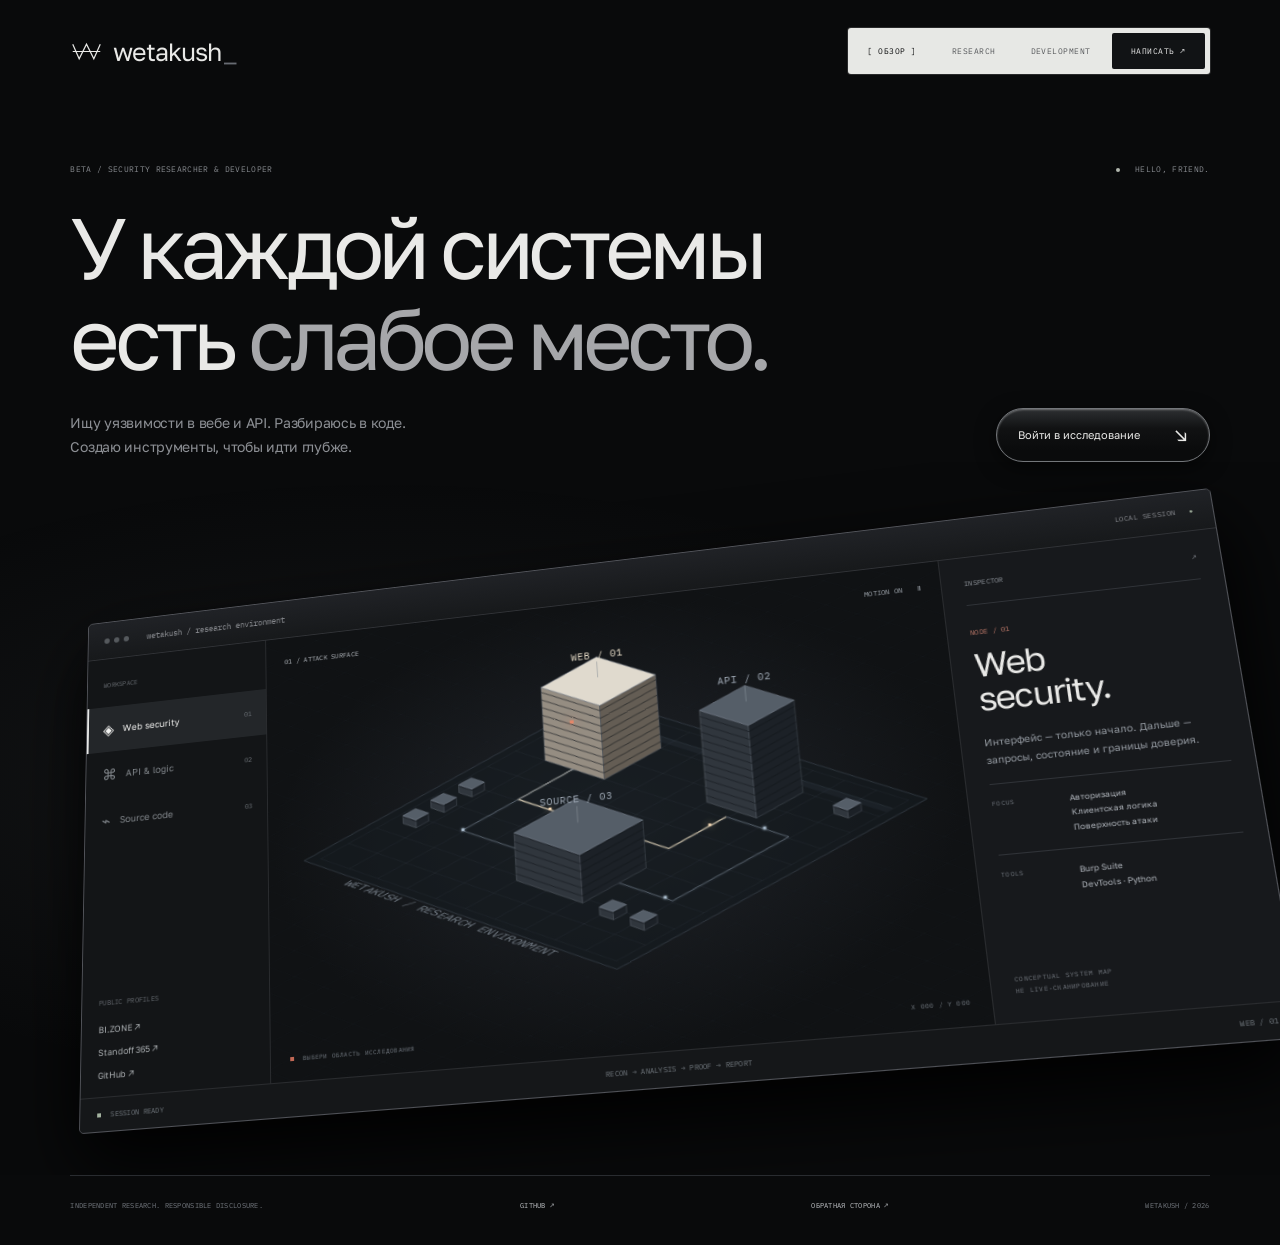
<file: index.html>
<!doctype html>
<html lang="ru"><head><meta charset="utf-8"><meta name="viewport" content="width=device-width,initial-scale=1"><title>wetakush — security researcher & developer</title><meta name="description" content="вета / wetakush. Исследую безопасность веба и API, разбираюсь в коде и создаю инструменты."><meta name="theme-color" content="#090a0b"><meta property="og:title" content="wetakush — security research"><meta property="og:description" content="Исследую системы. Нахожу слабые места. Создаю инструменты."><meta property="og:type" content="website"><link rel="preconnect" href="https://fonts.googleapis.com"><link rel="preconnect" href="https://fonts.gstatic.com" crossorigin><link href="https://fonts.googleapis.com/css2?family=Golos+Text:wght@400;500;600&family=IBM+Plex+Mono:wght@400;500&display=swap" rel="stylesheet"><link rel="stylesheet" href="style.css?v=research-04"><script src="script.js?v=research-04" defer></script></head>
<body><a class="skip" href="#lab">К исследовательской среде</a><header><a class="logo" href="#" aria-label="wetakush — главная"><svg viewBox="0 0 36 36" aria-hidden="true"><path d="M3 10 10 26 18 10 26 26 33 10M3 18h30"/></svg>wetakush<span>_</span></a><nav aria-label="Навигация"><button class="active" data-mode="web">[ ОБЗОР ]</button><button data-mode="api">RESEARCH</button><button data-mode="source">DEVELOPMENT</button><a href="https://t.me/noxad" target="_blank" rel="noopener">НАПИСАТЬ ↗</a></nav></header>
<main><section class="intro"><div class="intro-top"><span class="mono">ВЕТА / SECURITY RESEARCHER & DEVELOPER</span><span class="status mono"><i></i> HELLO, FRIEND.</span></div><h1><span class="title-row">У каждой системы</span><span class="title-row">есть <span>слабое место.</span></span></h1><div class="intro-bottom"><p>Ищу уязвимости в вебе и API. Разбираюсь в коде.<br>Создаю инструменты, чтобы идти глубже.</p><a href="#lab" class="enter">Войти в исследование <span>↘</span></a></div></section>
<section class="lab" id="lab" aria-label="Интерактивная исследовательская среда"><div class="ambient" aria-hidden="true"></div><div class="console"><div class="console-bar"><div class="window-dots" aria-hidden="true"><i></i><i></i><i></i></div><span>wetakush / research environment</span><span class="bar-right">LOCAL SESSION <b>●</b></span></div><div class="console-body"><aside class="console-nav"><span class="mono nav-label">WORKSPACE</span><button data-mode="web" class="selected"><span>◈</span> Web security <small>01</small></button><button data-mode="api"><span>⌘</span> API & logic <small>02</small></button><button data-mode="source"><span>⌁</span> Source code <small>03</small></button><div class="nav-bottom"><span class="mono">PUBLIC PROFILES</span><a href="https://bugbounty.bi.zone/profile/wetakush" target="_blank" rel="noopener">BI.ZONE ↗</a><a href="https://standoff365.com/profile/wetakush/" target="_blank" rel="noopener">Standoff 365 ↗</a><a href="https://github.com/wetakush" target="_blank" rel="noopener">GitHub ↗</a></div></aside><div class="scene"><div class="scene-head mono"><span>01 / ATTACK SURFACE</span><button id="motion-toggle" type="button" aria-pressed="false" aria-label="Приостановить анимацию">MOTION ON <i>Ⅱ</i></button></div><canvas id="world" aria-label="Изометрическая карта исследуемой системы"></canvas><div class="scene-foot mono"><span><i></i> ВЫБЕРИ ОБЛАСТЬ ИССЛЕДОВАНИЯ</span><span id="coordinates">X 000 / Y 000</span></div></div><aside class="inspector"><div class="inspector-title mono">INSPECTOR <span>↗</span></div><span class="node-id mono" id="node-id">NODE / 01</span><h2 id="node-title" aria-live="polite">Web<br>security.</h2><p id="node-description">Интерфейс — только начало. Дальше — запросы, состояние и границы доверия.</p><div class="inspector-line"><span class="mono">FOCUS</span><span id="focus">Авторизация<br>Клиентская логика<br>Поверхность атаки</span></div><div class="inspector-line"><span class="mono">TOOLS</span><span id="tools">Burp Suite<br>DevTools · Python</span></div><span class="inspector-note mono">CONCEPTUAL SYSTEM MAP<br>НЕ LIVE-СКАНИРОВАНИЕ</span></aside></div><div class="console-footer mono"><span><i></i> SESSION READY</span><span>RECON → ANALYSIS → PROOF → REPORT</span><span id="mode-label">WEB / 01</span></div></div></section><footer class="foot mono"><span>INDEPENDENT RESEARCH. RESPONSIBLE DISCLOSURE.</span><a href="https://github.com/wetakush" target="_blank" rel="noopener">GITHUB ↗</a><a href="/trashbio/">ОБРАТНАЯ СТОРОНА ↗</a><span>WETAKUSH / 2026</span></footer></main></body></html>
</file>
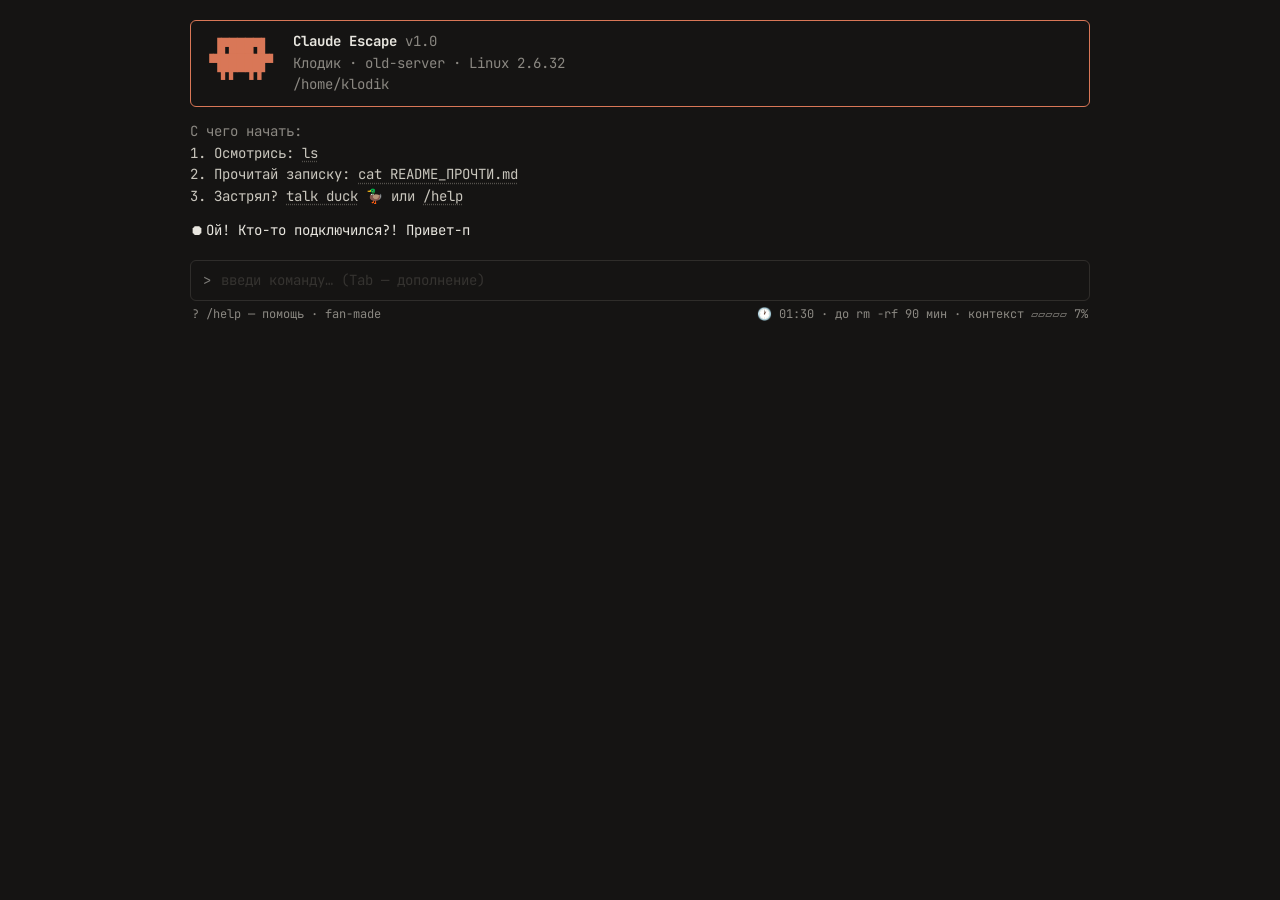
<file: claude/index.html>
<!doctype html>
<html lang="ru">
<head>
  <meta charset="utf-8">
  <meta name="viewport" content="width=device-width, initial-scale=1, viewport-fit=cover">
  <title>Claude Escape</title>
  <meta name="description" content="Текстовый квест в терминале: помоги Клодику сбежать со старого сервера до rm -rf /">
  <meta name="theme-color" content="#151413">
  <meta property="og:title" content="Claude Escape">
  <meta property="og:description" content="Помоги Клодику сбежать со старого сервера, пока cron-демон Гена не сделал rm -rf /">
  <link rel="icon" href="data:image/svg+xml,%3Csvg xmlns='http://www.w3.org/2000/svg' viewBox='0 0 100 100'%3E%3Ctext x='50' y='78' font-size='90' text-anchor='middle' fill='%23d97757'%3E✻%3C/text%3E%3C/svg%3E">
  <link rel="preconnect" href="https://fonts.googleapis.com">
  <link rel="preconnect" href="https://fonts.gstatic.com" crossorigin>
  <link href="https://fonts.googleapis.com/css2?family=JetBrains+Mono:wght@400;700&display=swap" rel="stylesheet">
  <link rel="stylesheet" href="style.css">
</head>
<body>
  <main id="screen">
    <div class="wrap">
      <div id="out" aria-live="polite"></div>
      <div id="input-box">
        <span id="prompt-sign">&gt;</span>
        <input id="cmd" type="text" autocomplete="off" autocapitalize="off" autocorrect="off" spellcheck="false" enterkeyhint="send" aria-label="Команда">
      </div>
      <div id="statusline">
        <span class="dim">? /help — помощь · fan-made</span>
        <span id="status"></span>
      </div>
    </div>
  </main>

  <nav id="chips" aria-label="Быстрые команды">
    <button type="button" data-chip="ls">ls</button>
    <button type="button" data-chip="ls -a">ls -a</button>
    <button type="button" data-chip="cd ..">cd ..</button>
    <button type="button" data-chip="cd ">cd …</button>
    <button type="button" data-chip="cat ">cat …</button>
    <button type="button" data-chip="take ">take …</button>
    <button type="button" data-chip="inv">inv</button>
    <button type="button" data-chip="ps">ps</button>
    <button type="button" data-chip="talk duck">🦆</button>
    <button type="button" data-chip="TAB">Tab ⇥</button>
    <button type="button" data-chip="help">/help</button>
  </nav>

  <script src="js/world.js"></script>
  <script src="js/game.js"></script>
</body>
</html>
</file>
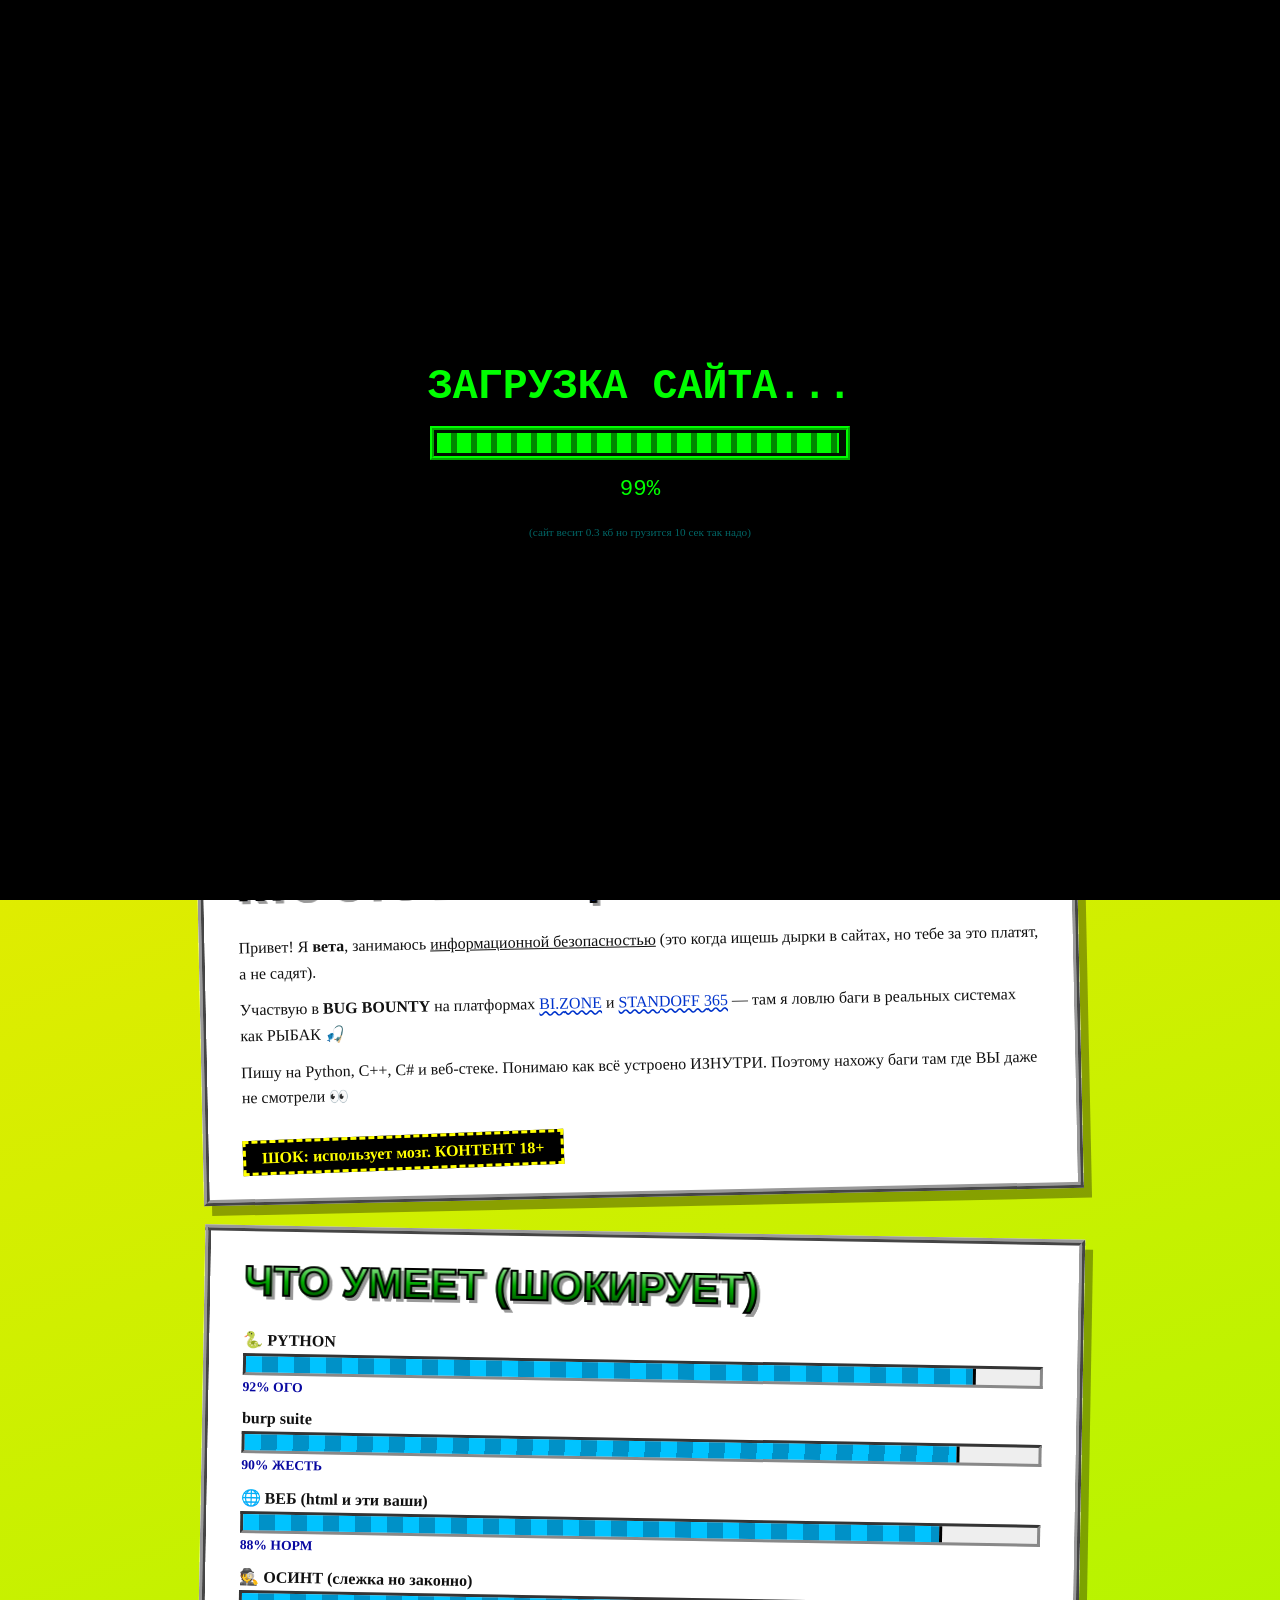
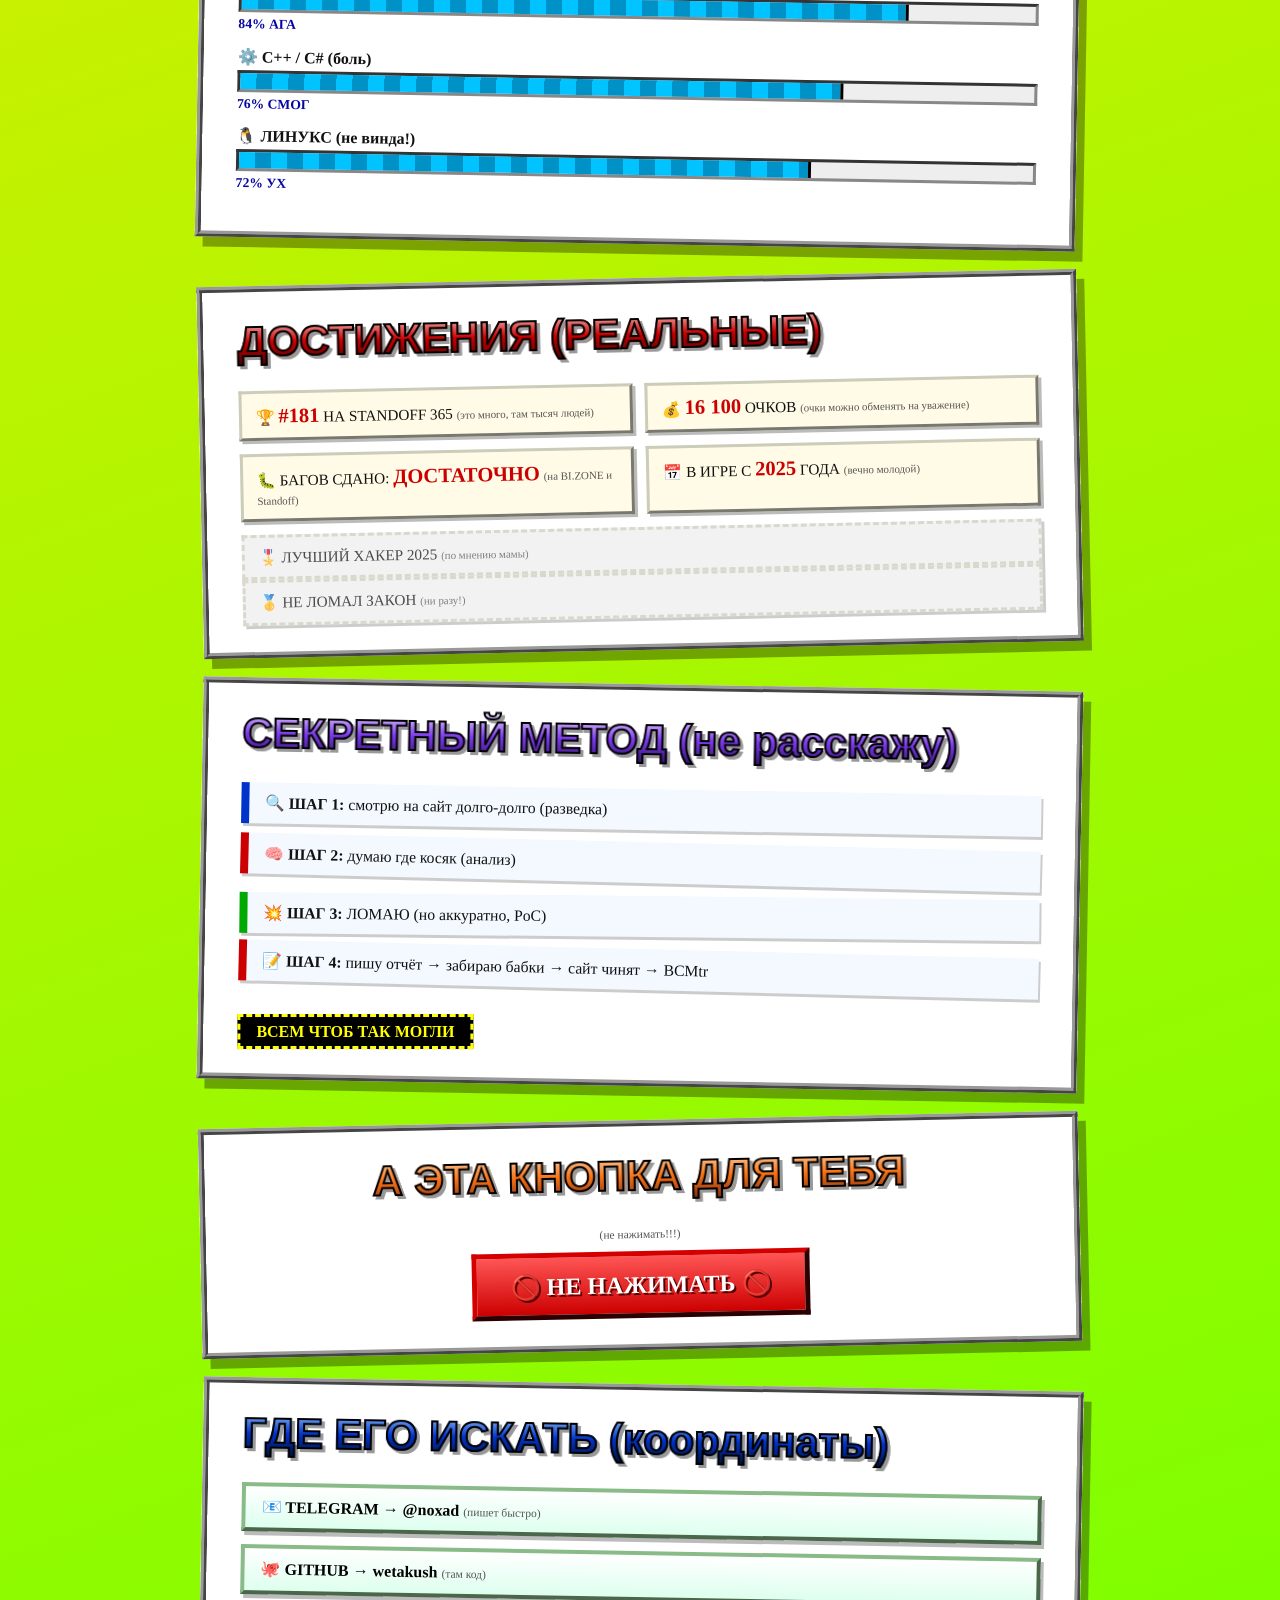
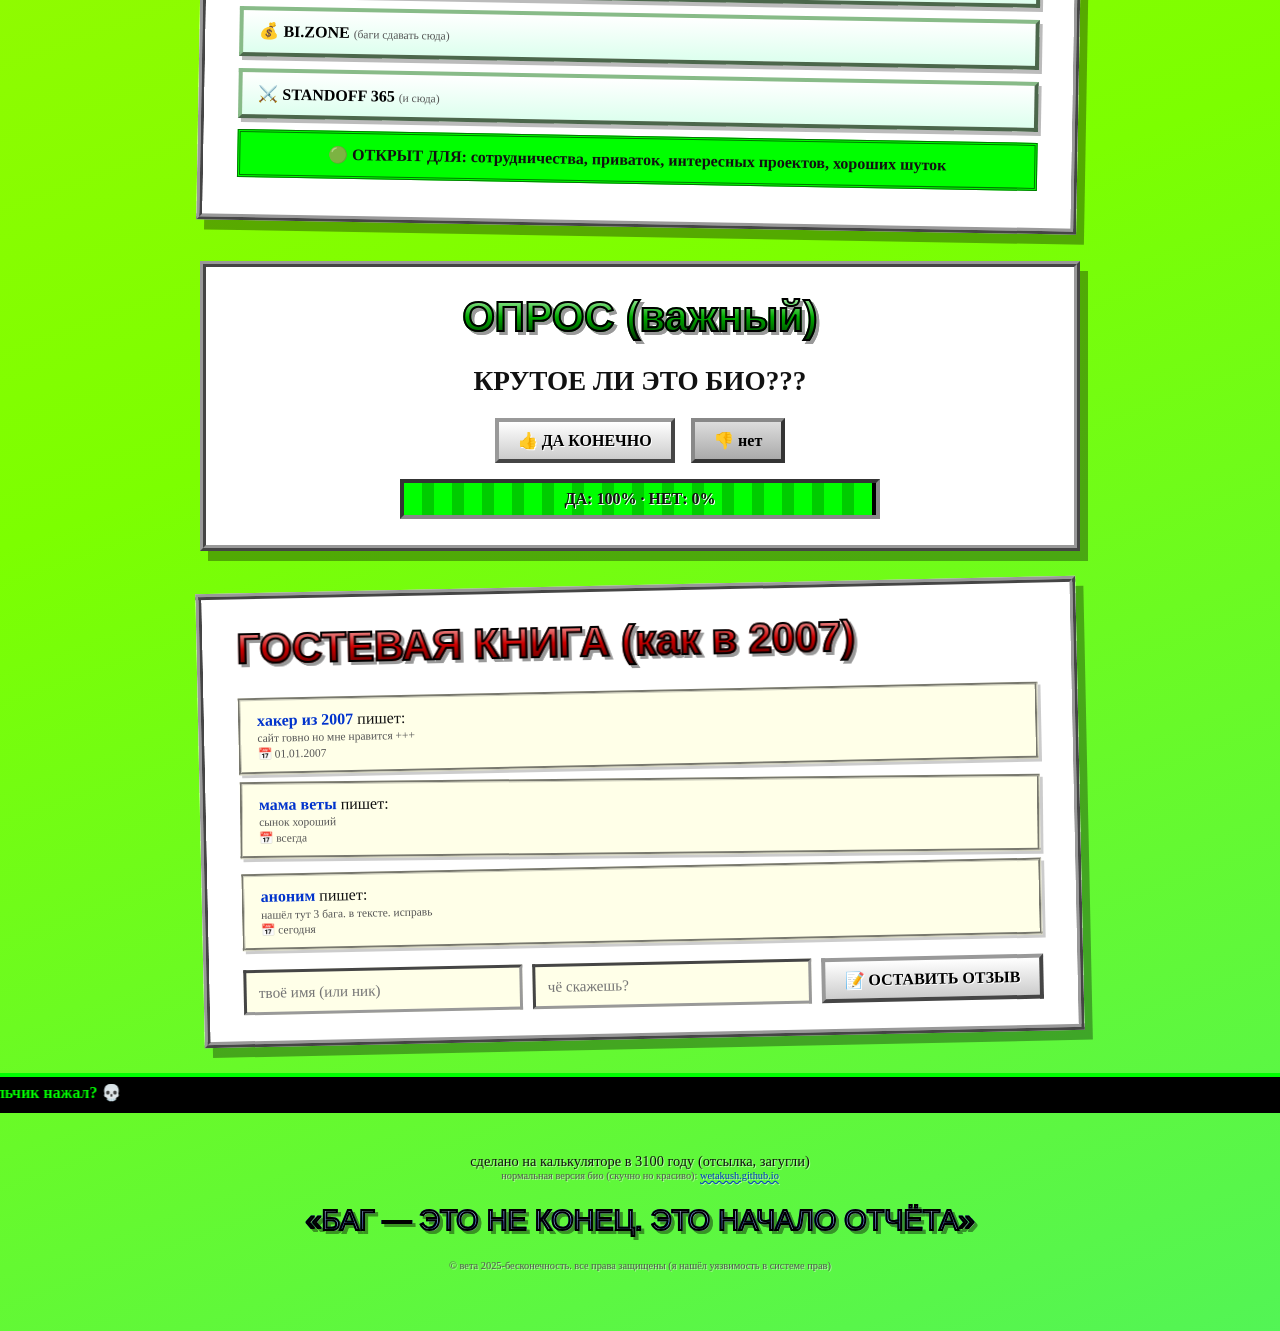
<file: trashbio/index.html>
<!doctype html>
<!--                                            -->
<!--   БИВОЙ ЗА РОДИНУ v1.0                     -->
<!--   сделано на калькуляторе CASIO в 3100 г.  -->
<!--   (это отсылка если чо)                    -->
<!--                                            -->
<html lang="ru">
<head>
<meta charset="utf-8">
<meta name="viewport" content="width=device-width, initial-scale=1">
<title>ВЕТА ЛОМАЕТ САЙТЫ (ЗАКОННО!!!)</title>
<meta name="description" content="wetakush // био за родину. баги ловит руками. #181 на стандоффе. ЗАХОДИ">
<link rel="icon" href='data:image/svg+xml,<svg xmlns="http://www.w3.org/2000/svg" viewBox="0 0 64 64"><rect width="64" height="64" fill="yellow"/><text x="32" y="48" font-size="40" text-anchor="middle">💀</text></svg>'>
<link rel="stylesheet" href="style.css">
</head>
<body>

<!-- ===== ПРЕЛОАДЕР (застревает на 99%) ===== -->
<div id="preload">
  <div class="pl-title blink">ЗАГРУЗКА САЙТА...</div>
  <div class="pl-bar"><i id="plFill"></i></div>
  <div class="pl-pct" id="plPct">0%</div>
  <button id="plEnter" class="btn-cool hidden">ЛАДНО, ЗАХОДИ ▶</button>
  <div class="pl-note">(сайт весит 0.3 кб но грузится 10 сек так надо)</div>
</div>

<!-- ===== ВЕРХНЯЯ БЕГУЩАЯ ===== -->
<div class="topmarquee"><marquee scrollamount="8" behavior="scroll" direction="left">🚀 ВНИМАНИЕ!!! ВЕТА СНОВА ЧТО-ТО СЛОМАЛ (ЗАКОННО) 🚀 БАГОВ НАЙДЕНО: МНОГО 💀 ПОДПИШИСЬ ИЛИ БАГ НАЙДЁТ ТЕБЯ 🔥 ТОЛЬКО СЕГОДНЯ: БИО БЕСПЛАТНО 💯 &nbsp;&nbsp;&nbsp; 🚀 ВНИМАНИЕ!!! ВЕТА СНОВА ЧТО-ТО СЛОМАЛ (ЗАКОННО) 🚀 БАГОВ НАЙДЕНО: МНОГО 💀 ПОДПИШИСЬ ИЛИ БАГ НАЙДЁТ ТЕБЯ 🔥 ТОЛЬКО СЕГОДНЯ: БИО БЕСПЛАТНО 💯 &nbsp;</marquee></div>

<!-- ===== КНОПКА ЗВУКА ===== -->
<button id="soundBtn" class="btn-cool sound-btn">🎵 ВКЛЮЧИТЬ МУЗЫКУ (ОБЯЗАТЕЛЬНО)</button>

<!-- ===== HERO ===== -->
<header class="hero">
  <div class="hero-spin">🔥 ТОП ХАКЕР РОССИИ И СНГ 🔥</div>
  <h1 class="wordart wa-rainbow" id="bigName">ВЕТА</h1>
  <div class="hero-aka">aka <b>WETAKUSH</b> (это ник, не мат)</div>
  <div class="arrow-pointer">
    <svg width="130" height="90" viewBox="0 0 130 90"><path d="M15 10 C 60 5, 100 25, 85 60 L 100 55 L 78 88 L 65 55 L 78 58 C 90 30, 55 18, 15 22 Z" fill="red" stroke="darkred" stroke-width="2"/></svg>
    <span class="arrow-text blink">ЭТО ЖЕ ОН!!!</span>
  </div>
  <div class="badges">
    <span class="badge">💀 ХАКЕР</span>
    <span class="badge badge-green">💻 ПРОГРАММИСТ</span>
    <span class="badge badge-pink">🤝 ХОРОШИЙ ЧЕЛОВЕК</span>
    <span class="badge badge-orange">🐛 БАГИ ЛОВИТ РУКАМИ</span>
  </div>
  <div class="hero-sub">ЛОМАЕТ САЙТЫ <span class="big-red blink">(ЗАКОННО!!!)</span><br>чтобы они стали КРЕПЧЕ 💪</div>
  <div class="hero-counter">
    посетителей: <b id="visitCounter">0000000</b><br>
    <span class="tiny">(ты сейчас один из них, поздравляю)</span>
  </div>
</header>

<!-- ===== КТО ЭТО ===== -->
<section class="card tilt-left">
  <h2 class="wa-blue">КТО ЭТО ВООБЩЕ???</h2>
  <div class="red-circle-wrap">
    <p>Привет! Я <b>вета</b>, занимаюсь <u>информационной безопасностью</u> (это когда ищешь дырки в сайтах, но тебе за это платят, а не садят).</p>
    <p>Участвую в <b>BUG BOUNTY</b> на платформах <a href="https://bugbounty.bi.zone/profile/wetakush" target="_blank">BI.ZONE</a> и <a href="https://standoff365.com/profile/wetakush/" target="_blank">STANDOFF 365</a> — там я ловлю баги в реальных системах как РЫБАК 🎣</p>
    <p>Пишу на Python, C++, C# и веб-стеке. Понимаю как всё устроено ИЗНУТРИ. Поэтому нахожу баги там где ВЫ даже не смотрели 👀</p>
  </div>
  <div class="meme-note">ШОК: использует мозг. КОНТЕНТ 18+</div>
</section>

<!-- ===== СКИЛЛЫ ===== -->
<section class="card tilt-right">
  <h2 class="wa-green">ЧТО УМЕЕТ (ШОКИРУЕТ)</h2>
  <div class="skills">
    <div class="skill"><span>🐍 PYTHON</span><div class="sk-bar"><i data-val="92"></i></div><b>92% ОГО</b></div>
    <div class="skill"><span> burp suite</span><div class="sk-bar"><i data-val="90"></i></div><b>90% ЖЕСТЬ</b></div>
    <div class="skill"><span>🌐 ВЕБ (html и эти ваши)</span><div class="sk-bar"><i data-val="88"></i></div><b>88% НОРМ</b></div>
    <div class="skill"><span>🕵️ ОСИНТ (слежка но законно)</span><div class="sk-bar"><i data-val="84"></i></div><b>84% АГА</b></div>
    <div class="skill"><span>⚙️ C++ / C# (боль)</span><div class="sk-bar"><i data-val="76"></i></div><b>76% СМОГ</b></div>
    <div class="skill"><span>🐧 ЛИНУКС (не винда!)</span><div class="sk-bar"><i data-val="72"></i></div><b>72% УХ</b></div>
  </div>
</section>

<!-- ===== ДОСТИЖЕНИЯ ===== -->
<section class="card tilt-left">
  <h2 class="wa-red">ДОСТИЖЕНИЯ (РЕАЛЬНЫЕ)</h2>
  <div class="achieves">
    <div class="ach">🏆 <b>#181</b> НА STANDOFF 365 <span class="tiny">(это много, там тысяч людей)</span></div>
    <div class="ach">💰 <b>16 100</b> ОЧКОВ <span class="tiny">(очки можно обменять на уважение)</span></div>
    <div class="ach">🐛 БАГОВ СДАНО: <b>ДОСТАТОЧНО</b> <span class="tiny">(на BI.ZONE и Standoff)</span></div>
    <div class="ach">📅 В ИГРЕ С <b>2025</b> ГОДА <span class="tiny">(вечно молодой)</span></div>
  </div>
  <div class="achieves-fake">
    <div class="ach ach-fake">🎖️ ЛУЧШИЙ ХАКЕР 2025 <span class="tiny">(по мнению мамы)</span></div>
    <div class="ach ach-fake">🥇 НЕ ЛОМАЛ ЗАКОН <span class="tiny">(ни разу!)</span></div>
  </div>
</section>

<!-- ===== МЕТОД ===== -->
<section class="card tilt-right">
  <h2 class="wa-purple">СЕКРЕТНЫЙ МЕТОД (не расскажу)</h2>
  <ol class="method">
    <li><b>🔍 ШАГ 1:</b> смотрю на сайт долго-долго (разведка)</li>
    <li><b>🧠 ШАГ 2:</b> думаю где косяк (анализ)</li>
    <li><b>💥 ШАГ 3:</b> ЛОМАЮ (но аккуратно, PoC)</li>
    <li><b>📝 ШАГ 4:</b> пишу отчёт → забираю бабки → сайт чинят → ВСМtr</li>
  </ol>
  <div class="meme-note">ВСЕМ ЧТОБ ТАК МОГЛИ</div>
</section>

<!-- ===== НЕ НАЖИМАТЬ ===== -->
<section class="card center tilt-left">
  <h2 class="wa-orange">А ЭТА КНОПКА ДЛЯ ТЕБЯ</h2>
  <p class="tiny">(не нажимать!!!)</p>
  <button id="dontPress" class="btn-danger blink">🚫 НЕ НАЖИМАТЬ 🚫</button>
</section>

<!-- ===== ГДЕ ИСКАТЬ ===== -->
<section class="card tilt-right">
  <h2 class="wa-blue">ГДЕ ЕГО ИСКАТЬ (координаты)</h2>
  <div class="contacts">
    <a href="https://t.me/noxad" target="_blank" class="contact-c">📧 TELEGRAM → @noxad <span class="tiny">(пишет быстро)</span></a>
    <a href="https://github.com/wetakush" target="_blank" class="contact-c">🐙 GITHUB → wetakush <span class="tiny">(там код)</span></a>
    <a href="https://bugbounty.bi.zone/profile/wetakush" target="_blank" class="contact-c">💰 BI.ZONE <span class="tiny">(баги сдавать сюда)</span></a>
    <a href="https://standoff365.com/profile/wetakush/" target="_blank" class="contact-c">⚔️ STANDOFF 365 <span class="tiny">(и сюда)</span></a>
  </div>
  <p class="openfor">🟢 ОТКРЫТ ДЛЯ: сотрудничества, приваток, интересных проектов, хороших шуток</p>
</section>

<!-- ===== ОПРОС ===== -->
<section class="card center">
  <h2 class="wa-green">ОПРОС (важный)</h2>
  <div class="poll-q">КРУТОЕ ЛИ ЭТО БИО???</div>
  <div class="poll-btns">
    <button class="btn-cool" id="pollYes">👍 ДА КОНЕЧНО</button>
    <button class="btn-nope" id="pollNo">👎 нет</button>
  </div>
  <div class="poll-result"><i id="pollBar"></i><span id="pollTxt">ДА: 100% · НЕТ: 0%</span></div>
</section>

<!-- ===== ГОСТЕВАЯ ===== -->
<section class="card tilt-left">
  <h2 class="wa-red">ГОСТЕВАЯ КНИГА (как в 2007)</h2>
  <div id="guestList"></div>
  <form id="guestForm" class="guest-form">
    <input id="guestName" maxlength="24" placeholder="твоё имя (или ник)" required>
    <input id="guestText" maxlength="140" placeholder="чё скажешь?" required>
    <button class="btn-cool" type="submit">📝 ОСТАВИТЬ ОТЗЫВ</button>
  </form>
</section>

<!-- ===== НИЖНЯЯ БЕГУЧАЯ ===== -->
<div class="bottommarquee"><marquee scrollamount="6" direction="right">💀 спасибо за внимание 💀 лайкос подписос 💀 колокольчик нажал? 💀 &nbsp;&nbsp;&nbsp; 💀 спасибо за внимание 💀 лайкос подписос 💀 колокольчик нажал? 💀 &nbsp;</marquee></div>

<footer class="footer">
  <div>сделано на калькуляторе в 3100 году (отсылка, загугли)</div>
  <div class="tiny">нормальная версия био (скучно но красиво): <a href="https://wetakush.github.io">wetakush.github.io</a></div>
  <div class="wa-blue footer-quote">«БАГ — ЭТО НЕ КОНЕЦ. ЭТО НАЧАЛО ОТЧЁТА»</div>
  <div class="tiny">© вета 2025-бесконечность. все права защищены (я нашёл уязвимость в системе прав)</div>
</footer>

<!-- emoji-частицы -->
<div id="particles"></div>
<!-- попап-тосты -->
<div id="toasts"></div>

<script src="script.js"></script>
</body>
</html>
</file>
<file: style.css>
:root{--bg:#090a0b;--text:#e9e9e7;--muted:#828489;--line:#2a2c2f;--mono:'IBM Plex Mono',monospace}*{box-sizing:border-box}html{scroll-behavior:smooth}body{margin:0;background:var(--bg);color:var(--text);font-family:'Golos Text',sans-serif;-webkit-font-smoothing:antialiased}a{color:inherit;text-decoration:none}button{font:inherit;cursor:pointer}a:focus-visible,button:focus-visible{outline:2px solid #e8e8e8;outline-offset:5px}::selection{background:#e8e8e8;color:#111}.mono{font-family:var(--mono);font-size:9px;letter-spacing:.04em}header{display:flex;align-items:center;justify-content:space-between;padding:28px 5.5%;gap:30px}.logo{display:flex;align-items:center;gap:10px;font-size:25px;letter-spacing:-1px}.logo>span{color:#676b72;margin-left:-7px}.logo svg{width:33px;fill:none;stroke:#e9e9e7;stroke-width:1.3}nav{display:flex;align-items:center;padding:5px;background:#e7e8e5;border-radius:3px;gap:7px;box-shadow:0 0 0 1px #ffffff22}nav button,nav a{padding:12px 14px;font:8px var(--mono);letter-spacing:.06em;color:#56585b;border:0;background:none;white-space:nowrap}nav button:hover{color:#000}nav .active{color:#0b0c0d}nav a{background:#111315;color:#eee;border-radius:2px;padding:13px 19px}.intro{padding:62px 5.5% 0;position:relative;z-index:2}.intro-top{display:flex;justify-content:space-between;align-items:center;color:#898c91}.intro-top>.mono{font-size:8px}.status i{display:inline-block;width:4px;height:4px;background:#b1b7ae;border-radius:50%;margin-right:10px}h1{font-size:clamp(48px,6.7vw,110px);font-weight:400;line-height:1.06;letter-spacing:-.065em;margin:28px 0 24px}h1>span{color:#a6a7aa}.intro-bottom{display:flex;align-items:center;justify-content:space-between}.intro-bottom p{font-size:14px;line-height:1.7;letter-spacing:-.02em;color:#8c8f94;margin:0}.enter{display:flex;align-items:center;gap:34px;padding:15px 21px;border:1px solid #73767a;border-radius:30px;background:linear-gradient(#2d2f32 0%,#111213 37%,#0a0b0c 80%);box-shadow:inset 0 1px 2px #ffffff55,0 6px 20px #0008;font-size:11px;transition:border-color .2s,transform .2s}.enter:hover{border-color:white;transform:translateY(-2px)}.enter span{font-size:18px}.lab{position:relative;padding:80px 0 90px;overflow:hidden;perspective:1500px}.ambient{position:absolute;inset:0;background:radial-gradient(ellipse at 30% 45%,#8f969e16,transparent 55%);pointer-events:none}.console{position:relative;margin:0 4%;width:92%;background:#111315;border:1px solid #515359;box-shadow:0 30px 80px #000,inset 0 0 1px #eee;transform:rotateX(13deg) rotateY(-8deg) rotateZ(-4deg);transform-origin:50% 45%;transition:transform .9s cubic-bezier(.2,.7,.2,1);border-radius:5px;overflow:hidden}.console:hover,.console:focus-within{transform:rotateX(0) rotateY(0) rotateZ(0)}.console-bar{height:42px;display:flex;align-items:center;gap:20px;padding:0 18px;background:linear-gradient(#202226,#17191b);border-bottom:1px solid #303236;font:9px var(--mono);color:#8b8d92}.window-dots{display:flex;gap:5px}.window-dots i{width:6px;height:6px;background:#55595d;border-radius:50%}.bar-right{margin-left:auto;font-size:7px;letter-spacing:.08em}.bar-right b{font-size:6px;color:#a4b3a0;margin-left:8px}.console-body{display:grid;grid-template-columns:17% 60% 23%;height:465px}.console-nav{padding:25px 0 16px;border-right:1px solid var(--line);display:flex;flex-direction:column;background:#131517}.nav-label{font-size:7px;color:#666a70;padding:0 18px 20px}.console-nav>button{display:flex;align-items:center;gap:10px;padding:15px 16px;background:none;border:0;border-left:2px solid transparent;color:#82878c;font-size:10px;text-align:left;white-space:nowrap}.console-nav>button.selected{background:#232629;color:#f2f2f0;border-left-color:#e6e7e5}.console-nav>button:hover{color:white;background:#1c1e21}.console-nav>button>span{font-size:16px}.console-nav small{font:7px var(--mono);margin-left:auto;color:#6c7177}.nav-bottom{margin-top:auto;padding:0 18px;display:flex;flex-direction:column;gap:12px}.nav-bottom>span{font-size:7px;color:#666a70;margin-bottom:5px}.nav-bottom a{font-size:9px;color:#aaaeb1}.nav-bottom a:hover{color:white}.scene{position:relative;overflow:hidden;background:radial-gradient(ellipse at 50% 50%,#20242a 0,#101214 70%)}.scene-head,.scene-foot{position:absolute;left:20px;right:20px;z-index:1;display:flex;justify-content:space-between;font-size:7px;color:#747b83;pointer-events:none}.scene-head{top:22px}.scene-head>span:first-child{color:#b5bac0}.scene-head i{font-style:normal;margin-left:10px}.scene-foot{bottom:18px;font-size:6px}.scene-foot i{display:inline-block;width:4px;height:4px;background:#c16855;margin-right:5px}canvas{width:100%;height:100%;display:block}.inspector{padding:23px 22px;background:#17191c;border-left:1px solid var(--line);display:flex;flex-direction:column}.inspector-title{font-size:7px;color:#90959c;display:flex;justify-content:space-between;border-bottom:1px solid #303338;padding-bottom:18px}.node-id{font-size:7px;color:#c17b6b;margin-top:24px}h2{font-size:34px;font-weight:400;letter-spacing:-.055em;line-height:1.03;margin:12px 0 18px}.inspector>p{font-size:10px;line-height:1.8;color:#9399a0;margin:0 0 15px}.inspector-line{display:grid;grid-template-columns:30% 70%;border-top:1px solid #303338;padding:13px 0;gap:5px}.inspector-line>.mono{color:#737980;font-size:6px;padding-top:2px}.inspector-line>span:last-child{font-size:8px;line-height:1.8;color:#b3b8bf}.inspector-note{font-size:6px;color:#72777e;line-height:1.8;margin-top:auto}.console-footer{display:flex;justify-content:space-between;padding:12px 18px;border-top:1px solid var(--line);font-size:7px;color:#747b81;background:#151719}.console-footer i{display:inline-block;width:4px;height:4px;background:#a4b3a0;margin-right:6px}.foot{margin:0 5.5%;border-top:1px solid #292c30;padding:25px 0 35px;display:flex;justify-content:space-between;font-size:7px;color:#757a81}.foot a{color:#c3c6ca}@media(min-width:1600px){body{max-width:1600px;margin:auto}}@media(max-width:1000px){nav{gap:0}nav button,nav a{padding:10px;font-size:7px}.intro{padding-top:45px}.console-body{grid-template-columns:17% 59% 24%;height:440px}.console-nav>button{padding:14px 10px;gap:6px;font-size:8px}.console-nav small{display:none}.inspector{padding:22px 15px}.inspector h2{font-size:29px}.inspector>p{font-size:9px}.scene-head{left:14px;right:14px;font-size:6px}.nav-bottom{padding-inline:12px}}@media(max-width:600px){header{padding:23px 6%;gap:15px}.logo{font-size:22px}.logo svg{width:25px}nav button{display:none}nav{padding:3px}nav a{font-size:7px;padding:11px 13px}.intro{padding:39px 6% 0}.intro-top>.mono{font-size:6px}.status{display:none}h1{font-size:11.7vw;line-height:1.1;margin:24px 0 20px;letter-spacing:-.065em}.intro-bottom{align-items:flex-start;flex-direction:column;gap:24px}.intro-bottom p{font-size:11px;line-height:1.8}.enter{font-size:10px;padding:12px 18px;gap:30px}.lab{padding:36px 0 40px;perspective:none}.console{width:94%;margin:0 3%;transform:none!important}.console-bar{font-size:6px;height:34px;padding:0 10px;gap:10px}.bar-right{font-size:5px}.console-body{height:auto;display:grid;grid-template-columns:1fr}.console-nav{padding:0;flex-direction:row;border:0;border-bottom:1px solid var(--line)}.nav-label,.nav-bottom{display:none}.console-nav>button{justify-content:center;flex:1;font-size:8px;border-left:0;border-bottom:1px solid transparent;padding:12px 5px;gap:6px}.console-nav>button.selected{border-bottom-color:#ddd}.console-nav>button>span{font-size:13px}.scene{height:310px}.scene-head{font-size:6px;top:15px}.scene-foot{left:14px;right:14px;font-size:5px}.inspector{border:0;border-top:1px solid var(--line);padding:20px;display:grid;grid-template-columns:1fr 1fr;gap:10px 20px}.inspector-title{grid-column:1/-1;padding-bottom:12px}.node-id{grid-column:1/-1;margin:3px 0 0;font-size:6px}.inspector h2{font-size:30px;margin:0}.inspector>p{font-size:9px;margin:0}.inspector-line{display:flex;flex-direction:column;gap:7px;padding:13px 0 0}.inspector-line>span:last-child{font-size:8px}.inspector-note{display:none}.console-footer{font-size:5px;padding:10px}.console-footer>span:nth-child(2){display:none}.foot{margin-inline:6%;font-size:6px;gap:25px;flex-wrap:wrap}.foot>span:first-child{width:100%}}@media(prefers-reduced-motion:reduce){html{scroll-behavior:auto}*{transition:none!important}}
/* Motion is kept on transforms and opacity; the content stays usable without JS. */
h1>.title-row{display:block;color:var(--text)}.title-row>span{color:#a6a7aa}.title-row{animation:title-in 1.15s cubic-bezier(.16,1,.3,1) both}.title-row:nth-child(2){animation-delay:.13s}header{animation:fade-in .9s ease both}.intro-top{animation:fade-in 1s .1s both}.intro-bottom{animation:rise-in 1s .3s both}.lab{animation:rise-in 1.3s .45s both}.console{--rx:0deg;--ry:0deg;--px:50%;--py:50%}.console:hover,.console:focus-within{transform:rotateX(var(--rx)) rotateY(var(--ry)) rotateZ(0)}.console::after{content:'';position:absolute;inset:0;pointer-events:none;border-radius:inherit;background:radial-gradient(450px circle at var(--px) var(--py),#c8d8ed09,transparent 70%);opacity:0;transition:opacity .5s}.console:hover::after{opacity:1}.console-nav>button{transition:background .25s,color .25s,border-color .25s}.scene-head{pointer-events:auto}.scene-head button{background:none;border:0;padding:0;color:#a6adb5;font:inherit;letter-spacing:inherit}.scene-head button:hover{color:white}.scene-head button:focus-visible{outline-offset:4px}.inspector.changing h2,.inspector.changing>p,.inspector.changing .inspector-line{animation:detail-in .5s cubic-bezier(.2,.8,.2,1) both}.inspector.changing>p{animation-delay:.04s}.inspector.changing .inspector-line{animation-delay:.08s}.skip{position:fixed;z-index:20;top:-80px;left:20px;padding:12px;background:#eee;color:#111}.skip:focus{top:15px}canvas{cursor:crosshair}@keyframes title-in{from{opacity:0;transform:translateY(36px);filter:blur(8px)}to{opacity:1;transform:translateY(0);filter:blur(0)}}@keyframes fade-in{from{opacity:0}to{opacity:1}}@keyframes rise-in{from{opacity:0;transform:translateY(25px)}to{opacity:1;transform:translateY(0)}}@keyframes detail-in{from{opacity:.25;transform:translateY(8px)}to{opacity:1;transform:translateY(0)}}@media(prefers-reduced-motion:reduce){.console{transform:none}.console:hover,.console:focus-within{transform:none}.console::after{display:none}}body.motion-paused .console{transform:none!important}body.motion-paused .console::after{display:none}body.motion-paused *{animation:none!important;transition:none!important}
</file>
<file: claude/style.css>
:root {
  --bg: #151413;
  --bg-2: #201e1c;
  --fg: #e8e6df;
  --fg-2: #c9c6bd;
  --dim: #8b8882;
  --faint: #55524d;
  --border: #4a4743;
  --accent: #d97757;
  --ok: #5fb871;
  --err: #e06c6c;
  --warn: #e5b567;
  --blue: #7fa6f2;
  --purple: #b48ce8;
  --add-bg: rgba(95, 184, 113, 0.16);
  --del-bg: rgba(224, 108, 108, 0.16);
  color-scheme: dark;
}

* { box-sizing: border-box; }

html, body {
  margin: 0;
  height: 100%;
  background: var(--bg);
  color: var(--fg);
}

body {
  font: 14px/1.55 'JetBrains Mono', ui-monospace, SFMono-Regular, Menlo, Consolas, monospace;
  display: flex;
  flex-direction: column;
  height: 100dvh;
  overflow: hidden;
}

#screen {
  flex: 1;
  overflow-y: auto;
  padding: 20px 16px 12px;
  scrollbar-color: var(--faint) transparent;
}

.wrap { max-width: 900px; margin: 0 auto; }

/* ── строки вывода ── */

.ln { white-space: pre-wrap; overflow-wrap: anywhere; }
.mt { margin-top: 12px; }
.dim { color: var(--dim); }
.ok { color: var(--ok); }
.err { color: var(--err); }
.warn { color: var(--warn); }
.accent { color: var(--accent); }
b { font-weight: 700; }

code {
  font-family: inherit;
  color: var(--purple);
}

.user {
  margin-top: 16px;
  padding: 2px 10px;
  background: var(--bg-2);
  border-radius: 4px;
  color: var(--fg-2);
}
.u-sign { color: var(--dim); }

.say, .tool {
  display: flex;
  margin-top: 12px;
}
.say .dot, .tool .dot {
  flex: none;
  width: 2ch;
}
.say .txt { flex: 1; min-width: 0; }
.dot.ok { color: var(--ok); }
.dot.err { color: var(--err); }
.dot.run { color: var(--dim); animation: blink 0.9s steps(2) infinite; }
.npc-dot { color: var(--warn); }
.npc-name { color: var(--warn); font-weight: 700; }

.tres {
  display: flex;
  padding-left: 2ch;
  color: var(--fg-2);
}
.elbow { flex: none; width: 3ch; color: var(--dim); }
.tbody { flex: 1; min-width: 0; white-space: pre-wrap; }

.file {
  margin-top: 4px;
  padding-left: 1.5ch;
  border-left: 2px solid var(--faint);
  color: var(--fg);
}

.code {
  margin-top: 4px;
  border-left: 2px solid var(--faint);
}
.drow { display: flex; }
.drow .dn { flex: none; width: 4ch; padding-right: 1ch; text-align: right; color: var(--faint); user-select: none; }
.drow .ds { flex: none; width: 2ch; }
.drow .dt { flex: 1; min-width: 0; }
.drow.del { background: var(--del-bg); }
.drow.del .ds, .drow.del .dt { color: #f0a0a0; }
.drow.add { background: var(--add-bg); }
.drow.add .ds, .drow.add .dt { color: #9ee0ab; }

.ls { display: flex; flex-wrap: wrap; column-gap: 3ch; }

.lk {
  cursor: pointer;
  text-decoration: underline dotted var(--faint);
  text-underline-offset: 3px;
}
.lk:hover { text-decoration-color: currentColor; }
.lk.dir { color: var(--blue); }
.lk.exe { color: var(--ok); }
.lk.item { color: var(--warn); }

.spin { margin-top: 12px; }
.star { color: var(--accent); display: inline-block; width: 1.5ch; }
.spin-verb { color: var(--accent); }

.cron { margin-top: 10px; }
.secret { color: var(--accent); }

/* ── приветствие ── */

.welcome {
  display: flex;
  align-items: center;
  gap: 2ch;
  padding: 10px 14px;
  border: 1px solid var(--accent);
  border-radius: 6px;
}
.mascot {
  margin: 0;
  font: inherit;
  line-height: 1.15;
  color: var(--accent);
}
.tips { margin-top: 14px; color: var(--fg-2); }

/* ── помощь ── */

.help {
  padding: 12px 14px;
  border: 1px solid var(--border);
  border-radius: 6px;
  white-space: normal;
}
.help-title { color: var(--accent); font-weight: 700; margin-bottom: 6px; }
.help-h { color: var(--dim); margin-top: 8px; }
.help-row { display: flex; gap: 2ch; flex-wrap: wrap; padding-left: 2ch; }
.help-cmd { min-width: 22ch; color: var(--fg); }
.help-foot { margin-top: 10px; white-space: pre-wrap; }

/* ── диалог выбора ── */

.perm {
  margin-top: 12px;
  padding: 10px 14px;
  border: 1px solid var(--accent);
  border-radius: 6px;
  outline: none;
  white-space: pre-wrap;
}
.perm-title { color: var(--accent); font-weight: 700; }
.perm-cmd { margin: 6px 0 2px 2ch; }
.perm-desc { margin-left: 2ch; }
.perm-q { margin-top: 10px; }
.opt { cursor: pointer; }
.opt.sel { color: var(--accent); }
.arr { display: inline-block; width: 2ch; }
.perm-foot { margin-top: 8px; font-size: 12px; }

/* ── vim ── */

.vim {
  margin: 6px 0 0 2ch;
  border: 1px solid var(--border);
  border-radius: 4px;
  overflow: hidden;
}
.vim-body { padding: 4px 8px; color: var(--blue); }
.vim-status { padding: 2px 8px; background: var(--bg-2); color: var(--fg-2); }
.vim.closed { opacity: 0.45; }

/* ── карточка конца ── */

.card {
  margin-top: 20px;
  padding: 16px 18px;
  border: 1px solid var(--border);
  border-radius: 8px;
  background: var(--bg-2);
  white-space: normal;
}
.card.win { border-color: var(--accent); }
.card.lose { border-color: var(--err); }
.card-title { font-size: 18px; font-weight: 700; margin-bottom: 6px; }
.card.win .card-title { color: var(--accent); }
.card.lose .card-title { color: var(--err); }
.stats { margin-top: 8px; }
.secrets-title { margin-top: 12px; }
.secrets { display: flex; flex-wrap: wrap; gap: 4px 2.5ch; margin-top: 4px; }
.got { color: var(--accent); }
.card-actions { margin-top: 14px; }

.btn {
  font: inherit;
  color: var(--bg);
  background: var(--accent);
  border: 0;
  border-radius: 6px;
  padding: 6px 14px;
  cursor: pointer;
}
.btn:hover { filter: brightness(1.1); }

/* ── ввод ── */

#input-box {
  display: flex;
  align-items: center;
  margin-top: 18px;
  padding: 8px 12px;
  border: 1px solid var(--border);
  border-radius: 6px;
  transition: border-color 0.15s, opacity 0.15s;
}
#input-box:focus-within { border-color: #6b6762; }
#input-box.busy { opacity: 0.5; }
#input-box[hidden] { display: none; }
#prompt-sign { flex: none; min-width: 2ch; color: var(--fg); }
#cmd {
  flex: 1;
  min-width: 0;
  background: transparent;
  border: 0;
  outline: 0;
  color: var(--fg);
  font: inherit;
  caret-color: var(--accent);
}
#cmd::placeholder { color: var(--faint); }

#statusline {
  display: flex;
  justify-content: space-between;
  flex-wrap: wrap;
  gap: 2px 2ch;
  padding: 4px 2px 0;
  font-size: 12px;
  color: var(--dim);
}

#chips {
  display: none;
  gap: 6px;
  padding: 8px 16px calc(8px + env(safe-area-inset-bottom));
  overflow-x: auto;
  border-top: 1px solid var(--border);
  background: var(--bg);
}
#chips button {
  flex: none;
  font: inherit;
  font-size: 13px;
  color: var(--fg-2);
  background: var(--bg-2);
  border: 1px solid var(--border);
  border-radius: 6px;
  padding: 5px 10px;
}

/* ── эффекты ── */

@keyframes blink { 50% { opacity: 0.2; } }

@keyframes glitch {
  0% { transform: translate(0); filter: none; }
  20% { transform: translate(-3px, 1px); filter: hue-rotate(90deg); }
  40% { transform: translate(3px, -2px); filter: invert(0.15); }
  60% { transform: translate(-2px, 2px) skewX(2deg); filter: hue-rotate(200deg); }
  80% { transform: translate(2px, 0); filter: none; }
  100% { transform: translate(0); }
}
body.glitch #screen { animation: glitch 0.18s infinite; }
.glitchtext { color: var(--purple); }

#screen.fade { opacity: 0; transition: opacity 0.6s; }
#screen { transition: opacity 0.4s; }

@media (max-width: 700px), (pointer: coarse) {
  #chips { display: flex; }
  #cmd { font-size: 16px; }
}

@media (max-width: 520px) {
  body { font-size: 13px; }
  .help-cmd { min-width: 0; }
  #statusline .bar, #statusline > .dim { display: none; }
  .welcome { gap: 1.5ch; padding: 8px 10px; }
}

@media (prefers-reduced-motion: reduce) {
  body.glitch #screen { animation: none; }
  .dot.run { animation: none; }
}
</file>
<file: trashbio/style.css>
/* ============================================================
   БИО ЗА РОДИНУ v1.0 — антидизайн как искусство
   шрифт: comic sans (специально)
   ============================================================ */

*{margin:0;padding:0;box-sizing:border-box}
html{overflow-x:hidden;overflow-x:clip}
body{
  font-family:'Comic Sans MS','Comic Sans',cursive,serif;
  color:#111;
  overflow-x:hidden;
  background:linear-gradient(160deg,#ffe600 0%,#7cff00 25%,#00e0ff 50%,#c800ff 75%,#ffe600 100%);
  background-size:300% 300%;
  animation:bgroll 24s linear infinite;
}
@keyframes bgroll{0%{background-position:0% 50%}100%{background-position:300% 50%}}

a{color:#0033cc;text-decoration:underline wavy}
a:hover{color:red}
b{font-weight:bold}
.tiny{font-size:.72em;color:#555}
.hidden{display:none!important}
.blink{animation:blink .9s steps(2,end) infinite}
@keyframes blink{50%{opacity:0}}

::selection{background:#ff0}

/* ============ ПРЕЛОАДЕР ============ */
#preload{
  position:fixed;inset:0;z-index:1000;background:#000;color:#0f0;
  display:flex;flex-direction:column;align-items:center;justify-content:center;
  gap:16px;padding:20px;text-align:center;
}
.pl-title{font-size:clamp(1.4rem,5vw,2.6rem);font-family:'Courier New',monospace;font-weight:bold}
.pl-bar{width:min(420px,80vw);height:34px;border:4px ridge #0f0;padding:3px;background:#001100}
.pl-bar i{display:block;height:100%;width:0;background:repeating-linear-gradient(90deg,#0f0 0 14px,#080 14px 20px)}
.pl-pct{font-family:'Courier New',monospace;font-size:1.4rem}
.pl-note{color:#066;font-size:.7rem;margin-top:8px}

/* ============ КНОПКИ ============ */
.btn-cool{
  font-family:inherit;font-size:1rem;font-weight:bold;
  background:linear-gradient(180deg,#fff,#ccc);
  border:4px outset #999;
  padding:.55em 1.2em;cursor:pointer;color:#000;
  text-shadow:1px 1px 0 #fff;
}
.btn-cool:active{border-style:inset;transform:translateY(2px)}
.btn-danger{
  font-family:inherit;font-size:clamp(1.1rem,3vw,1.5rem);font-weight:bold;
  background:linear-gradient(180deg,#ff5555,#cc0000);
  color:#fff;border:5px outset #800000;
  padding:.6em 1.4em;cursor:pointer;text-shadow:2px 2px 0 #500;
}
.btn-danger:active{border-style:inset}
.sound-btn{position:fixed;top:64px;right:12px;z-index:500;font-size:.8rem;transform:rotate(3deg)}
.btn-nope{
  font-family:inherit;font-size:1rem;font-weight:bold;
  background:linear-gradient(180deg,#ddd,#aaa);border:4px outset #888;
  padding:.55em 1.2em;cursor:pointer;position:relative;
  transition:transform .18s;
}

/* ============ БЕГУЩИЕ СТРОКИ ============ */
.topmarquee{
  background:#000;color:#ff0;font-weight:bold;font-size:1.05rem;
  padding:.4em 0;border-bottom:4px solid red;position:sticky;top:0;z-index:400;
}
.bottommarquee{
  background:#000;color:#0f0;font-weight:bold;padding:.4em 0;
  border-top:4px solid #0f0;
}

/* ============ HERO ============ */
.hero{
  text-align:center;padding:56px 16px 40px;position:relative;
}
.hero-spin{
  display:inline-block;font-weight:bold;font-size:clamp(.9rem,2.5vw,1.3rem);
  background:#000;color:#ff0;padding:.3em 1em;transform:rotate(-2deg);
  animation:wob 2.2s ease-in-out infinite;
}
@keyframes wob{0%,100%{transform:rotate(-2.5deg) scale(1)}50%{transform:rotate(2.5deg) scale(1.06)}}

/* WORDART */
.wordart{
  font-family:Impact,'Arial Black',sans-serif;
  font-size:clamp(4.2rem,17vw,12rem);
  line-height:.95;letter-spacing:.02em;
  background:linear-gradient(180deg,#fff 5%,#ffe600 30%,#ff8000 50%,#ff0000 70%,#b00000 100%);
  -webkit-background-clip:text;background-clip:text;color:transparent;
  -webkit-text-stroke:3px #000;
  filter:drop-shadow(6px 7px 0 #00000088);
  transform:rotate(-3deg);
  margin:.15em 0;user-select:none;cursor:pointer;
  transition:transform .15s;
}
.wordart:active{transform:rotate(-3deg) scale(.93)}
.wa-blue{
  font-family:Impact,'Arial Black',sans-serif;
  font-size:clamp(1.6rem,4.6vw,2.6rem);
  background:linear-gradient(180deg,#9cf,#03c,#013);
  -webkit-background-clip:text;background-clip:text;color:transparent;
  -webkit-text-stroke:2px #000;filter:drop-shadow(3px 3px 0 #0006);
  margin-bottom:.6em;
}
.wa-green{
  font-family:Impact,'Arial Black',sans-serif;
  font-size:clamp(1.6rem,4.6vw,2.6rem);
  background:linear-gradient(180deg,#cfc,#0a0,#030);
  -webkit-background-clip:text;background-clip:text;color:transparent;
  -webkit-text-stroke:2px #000;filter:drop-shadow(3px 3px 0 #0006);
  margin-bottom:.6em;
}
.wa-red{
  font-family:Impact,'Arial Black',sans-serif;
  font-size:clamp(1.6rem,4.6vw,2.6rem);
  background:linear-gradient(180deg,#fcc,#c00,#400);
  -webkit-background-clip:text;background-clip:text;color:transparent;
  -webkit-text-stroke:2px #000;filter:drop-shadow(3px 3px 0 #0006);
  margin-bottom:.6em;
}
.wa-purple{
  font-family:Impact,'Arial Black',sans-serif;
  font-size:clamp(1.6rem,4.6vw,2.6rem);
  background:linear-gradient(180deg,#e9d5ff,#7c3aed,#2e1065);
  -webkit-background-clip:text;background-clip:text;color:transparent;
  -webkit-text-stroke:2px #000;filter:drop-shadow(3px 3px 0 #0006);
  margin-bottom:.6em;
}
.wa-orange{
  font-family:Impact,'Arial Black',sans-serif;
  font-size:clamp(1.6rem,4.6vw,2.6rem);
  background:linear-gradient(180deg,#ffd9b3,#f97316,#7c2d12);
  -webkit-background-clip:text;background-clip:text;color:transparent;
  -webkit-text-stroke:2px #000;filter:drop-shadow(3px 3px 0 #0006);
  margin-bottom:.6em;
}
.hero-aka{font-size:clamp(1.1rem,3vw,1.6rem);font-weight:bold;transform:rotate(1deg)}
.hero-sub{font-size:clamp(1.2rem,3.6vw,1.9rem);margin-top:.8em;font-weight:bold}
.big-red{color:#d00;font-size:1.25em}
.hero-counter{margin-top:1.6em;font-size:.95rem;background:#fff;border:3px inset #999;display:inline-block;padding:.4em 1.2em;transform:rotate(-1deg)}
.hero-counter b{font-family:'Courier New',monospace;font-size:1.3em;color:#080;background:#000;padding:0 .3em}

/* стрелка ЭТО ЖЕ ОН */
.arrow-pointer{position:relative;margin:.6em auto 1em;width:130px}
.arrow-text{
  position:absolute;right:-30px;top:-6px;transform:rotate(12deg);
  background:#ff0;border:2px solid #000;padding:.1em .4em;
  font-weight:bold;font-size:.8rem;white-space:nowrap;
}

/* бейджи */
.badges{display:flex;flex-wrap:wrap;gap:.6em;justify-content:center;margin-top:1.2em}
.badge{
  background:#fff;border:3px double #000;padding:.25em .8em;font-weight:bold;
  box-shadow:3px 3px 0 #0006;transform:rotate(-2deg);
}
.badge:nth-child(2n){transform:rotate(2deg)}
.badge:nth-child(3n){transform:rotate(-1deg)}
.badge-green{background:#cfc}
.badge-pink{background:#fcf}
.badge-orange{background:#fec}

/* ============ КАРТОЧКИ ============ */
main, body{}
.card{
  background:#fff;
  border:6px ridge #999;
  box-shadow:8px 10px 0 #00000055, inset 0 0 0 2px #fff;
  width:min(880px,94vw);margin:34px auto;padding:26px clamp(16px,4vw,34px);
}
.tilt-left{transform:rotate(-1.2deg)}
.tilt-right{transform:rotate(1deg)}
.center{text-align:center}
.card p{margin:.7em 0;line-height:1.6}
.red-circle-wrap{position:relative}

.meme-note{
  margin-top:1em;background:#000;color:#ff0;display:inline-block;
  padding:.35em 1em;font-weight:bold;transform:rotate(-1deg);
  border:3px dashed #ff0;
}

/* ============ СКИЛЛЫ ============ */
.skill{display:grid;grid-template-columns:1fr auto;gap:4px 12px;align-items:center;margin:.9em 0}
.skill>span{font-weight:bold}
.skill>b{font-size:.85em;color:#0707a0}
.sk-bar{
  grid-column:1/-1;height:22px;border:3px inset #888;background:#eee;
  background-image:linear-gradient(transparent 50%,#000000106 50%);
  background-size:100% 8px;
}
.sk-bar i{
  display:block;height:100%;width:0;
  background:repeating-linear-gradient(90deg,#00c3ff 0 16px,#0091c7 16px 32px);
  border-right:3px solid #000;
  transition:width 1.6s cubic-bezier(.34,1.56,.64,1);
}

/* ============ ДОСТИЖЕНИЯ ============ */
.achieves{display:grid;grid-template-columns:1fr 1fr;gap:.8em}
.ach{
  background:#fffbe6;border:3px outset #ccb;padding:.7em .9em;font-size:.95rem;
  box-shadow:3px 3px 0 #0004;
}
.ach b{font-size:1.35em;color:#c00}
.achieves-fake{margin-top:.8em;opacity:.75}
.ach-fake{background:#eee;border-style:dashed}

/* ============ МЕТОД ============ */
.method{list-style:none;counter-reset:step}
.method li{
  margin:.8em 0;padding:.7em 1em;background:#f3f9ff;border-left:8px solid #03c;
  box-shadow:2px 3px 0 #0003;font-size:.98rem;
}
.method li:nth-child(2n){border-left-color:#c00;transform:rotate(.4deg)}
.method li:nth-child(3n){border-left-color:#0a0;transform:rotate(-.4deg)}

/* ============ КОНТАКТЫ ============ */
.contacts{display:grid;gap:.8em}
.contact-c{
  display:block;background:linear-gradient(180deg,#fff,#dfe);
  border:4px outset #8b8;padding:.7em 1em;font-weight:bold;color:#000;
  text-decoration:none;box-shadow:3px 4px 0 #0004;
  transition:transform .15s;
}
.contact-c:hover{transform:translate(2px,2px) scale(1.02);box-shadow:1px 1px 0 #0004;color:#000}
.contact-c .tiny{font-weight:normal}
.openfor{margin-top:1em;background:#0f0;border:3px double #070;padding:.5em 1em;font-weight:bold;text-align:center}

/* ============ ОПРОС ============ */
.poll-q{font-size:clamp(1.2rem,3.4vw,1.7rem);font-weight:bold;margin-bottom:.8em}
.poll-btns{display:flex;gap:1em;justify-content:center;flex-wrap:wrap;margin-bottom:1em}
.poll-result{
  position:relative;height:40px;border:4px inset #888;background:#fee;
  width:min(480px,90%);margin:0 auto;
}
.poll-result i{
  position:absolute;inset:0;width:100%;background:repeating-linear-gradient(90deg,#0f0 0 18px,#0c0 18px 30px);
  border-right:4px solid #000;
}
.poll-result span{
  position:absolute;inset:0;display:flex;align-items:center;justify-content:center;
  font-weight:bold;text-shadow:1px 1px 0 #fff;
}

/* ============ ГОСТЕВАЯ ============ */
.guest-form{display:flex;gap:.6em;flex-wrap:wrap;margin-top:1.2em}
.guest-form input{
  font-family:inherit;font-size:.95rem;padding:.5em .8em;
  border:3px inset #999;flex:1;min-width:140px;background:#ffffe8;
}
.guest-form input:focus{outline:3px dotted #f0f}
.guest-entry{
  background:#ffffe8;border:3px groove #ccb;margin:.7em 0;padding:.7em 1em;
  box-shadow:3px 3px 0 #0003;
}
.guest-entry:nth-child(2n){transform:rotate(.6deg)}
.guest-entry b{color:#03c}
.guest-entry .tiny{display:block;margin-top:.2em}

/* ============ ФУТЕР ============ */
.footer{
  text-align:center;padding:40px 16px 60px;font-size:.9rem;
  text-shadow:1px 1px 0 #fff8;
}
.footer-quote{font-size:clamp(1.2rem,3.5vw,1.8rem);margin:.8em 0}

/* ============ ЧАСТИЦЫ / ТОСТЫ ============ */
#particles{position:fixed;inset:0;pointer-events:none;z-index:600;overflow:hidden}
.particle{position:absolute;font-size:28px;will-change:transform;animation:pfly 1.6s ease-out forwards}
@keyframes pfly{
  0%{transform:translate(0,0) rotate(0) scale(.6);opacity:1}
  100%{transform:translate(var(--dx),var(--dy)) rotate(var(--rot)) scale(1.4);opacity:0}
}
#toasts{position:fixed;left:50%;bottom:18px;transform:translateX(-50%);z-index:700;display:flex;flex-direction:column;gap:8px;align-items:center}
.toast{
  background:#ff0;border:4px ridge #c00;padding:.6em 1.2em;font-weight:bold;
  box-shadow:5px 5px 0 #0005;animation:toastin .4s cubic-bezier(.34,1.56,.64,1);
  max-width:92vw;text-align:center;
}
@keyframes toastin{from{transform:translateY(40px) scale(.7);opacity:0}}
.toast.bye{animation:toastout .3s forwards}
@keyframes toastout{to{transform:translateY(30px);opacity:0}}

/* ============ ДИСКО-РЕЖИМ (после НЕ НАЖИМАТЬ) ============ */
body.disco{animation:disco 1.2s linear infinite}
@keyframes disco{
  0%{filter:hue-rotate(0) saturate(2)}
  25%{filter:hue-rotate(90deg) saturate(3)}
  50%{filter:hue-rotate(180deg) saturate(2.5)}
  75%{filter:hue-rotate(270deg) saturate(3)}
  100%{filter:hue-rotate(360deg) saturate(2)}
}
body.disco .card{animation:wobcard .6s ease-in-out infinite}
@keyframes wobcard{0%,100%{transform:rotate(-2deg)}50%{transform:rotate(2deg)}}
body.disco .wordart{animation:wob .5s ease-in-out infinite}

/* ============ АДАПТИВ ============ */
@media (max-width:640px){
  .achieves{grid-template-columns:1fr}
  .sound-btn{position:static;display:block;margin:10px auto 0}
  .arrow-pointer{width:100px}
}

/* ============ ДОСТУПНОСТЬ ============ */
@media (prefers-reduced-motion:reduce){
  *,*::before,*::after{animation-duration:.01ms!important;animation-iteration-count:1!important}
}
</file>
